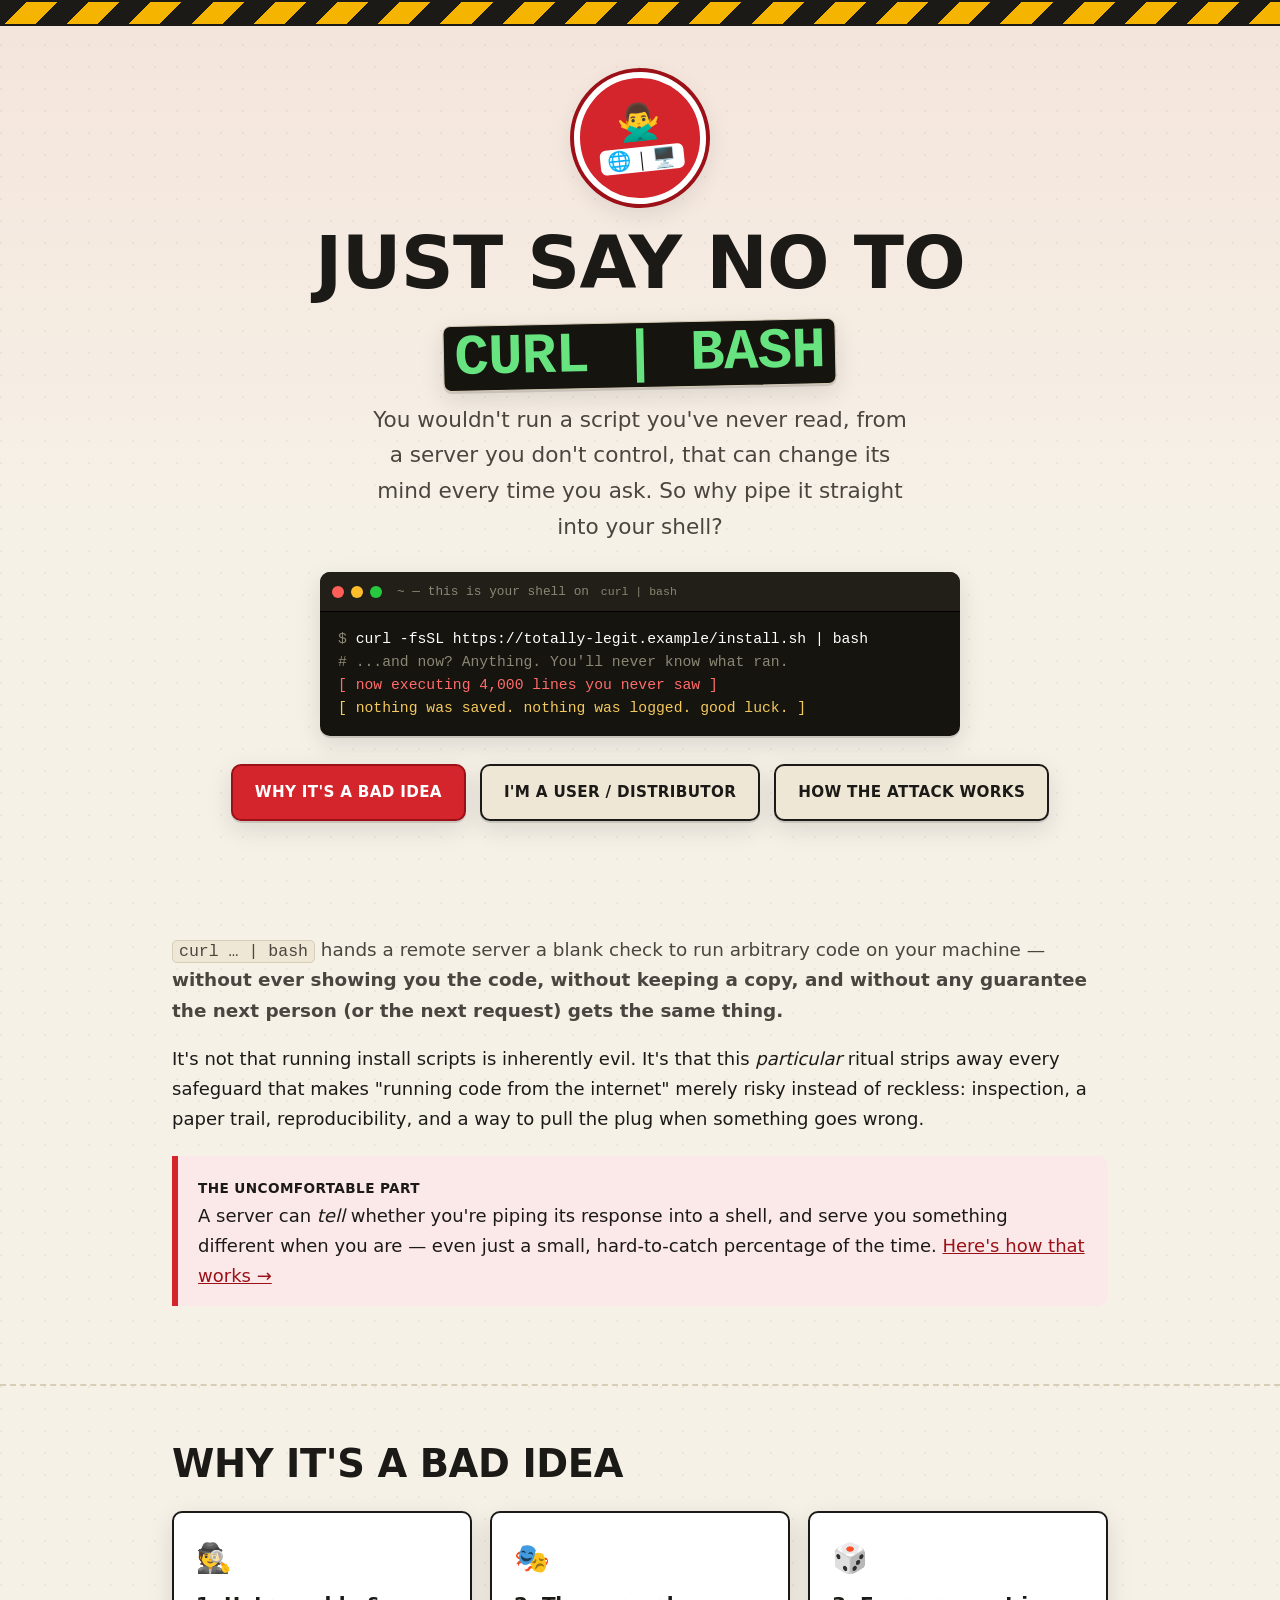
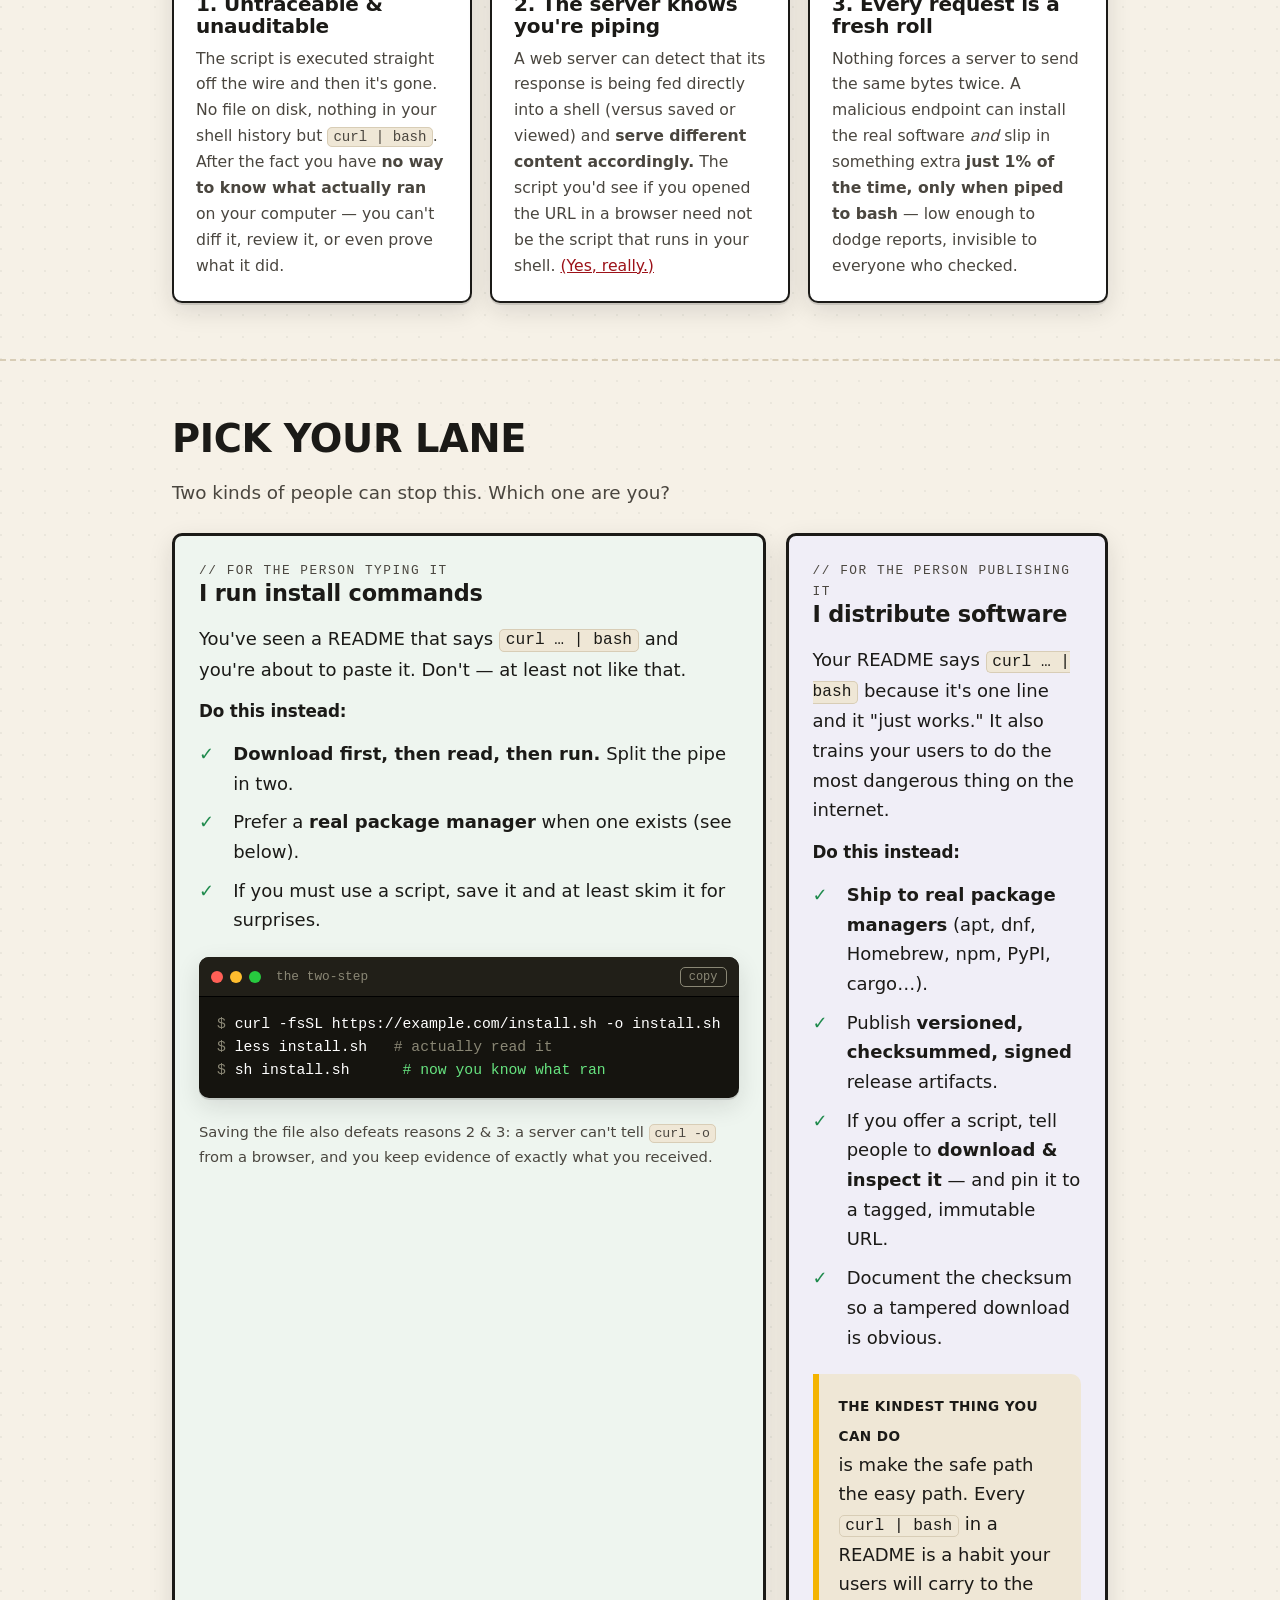
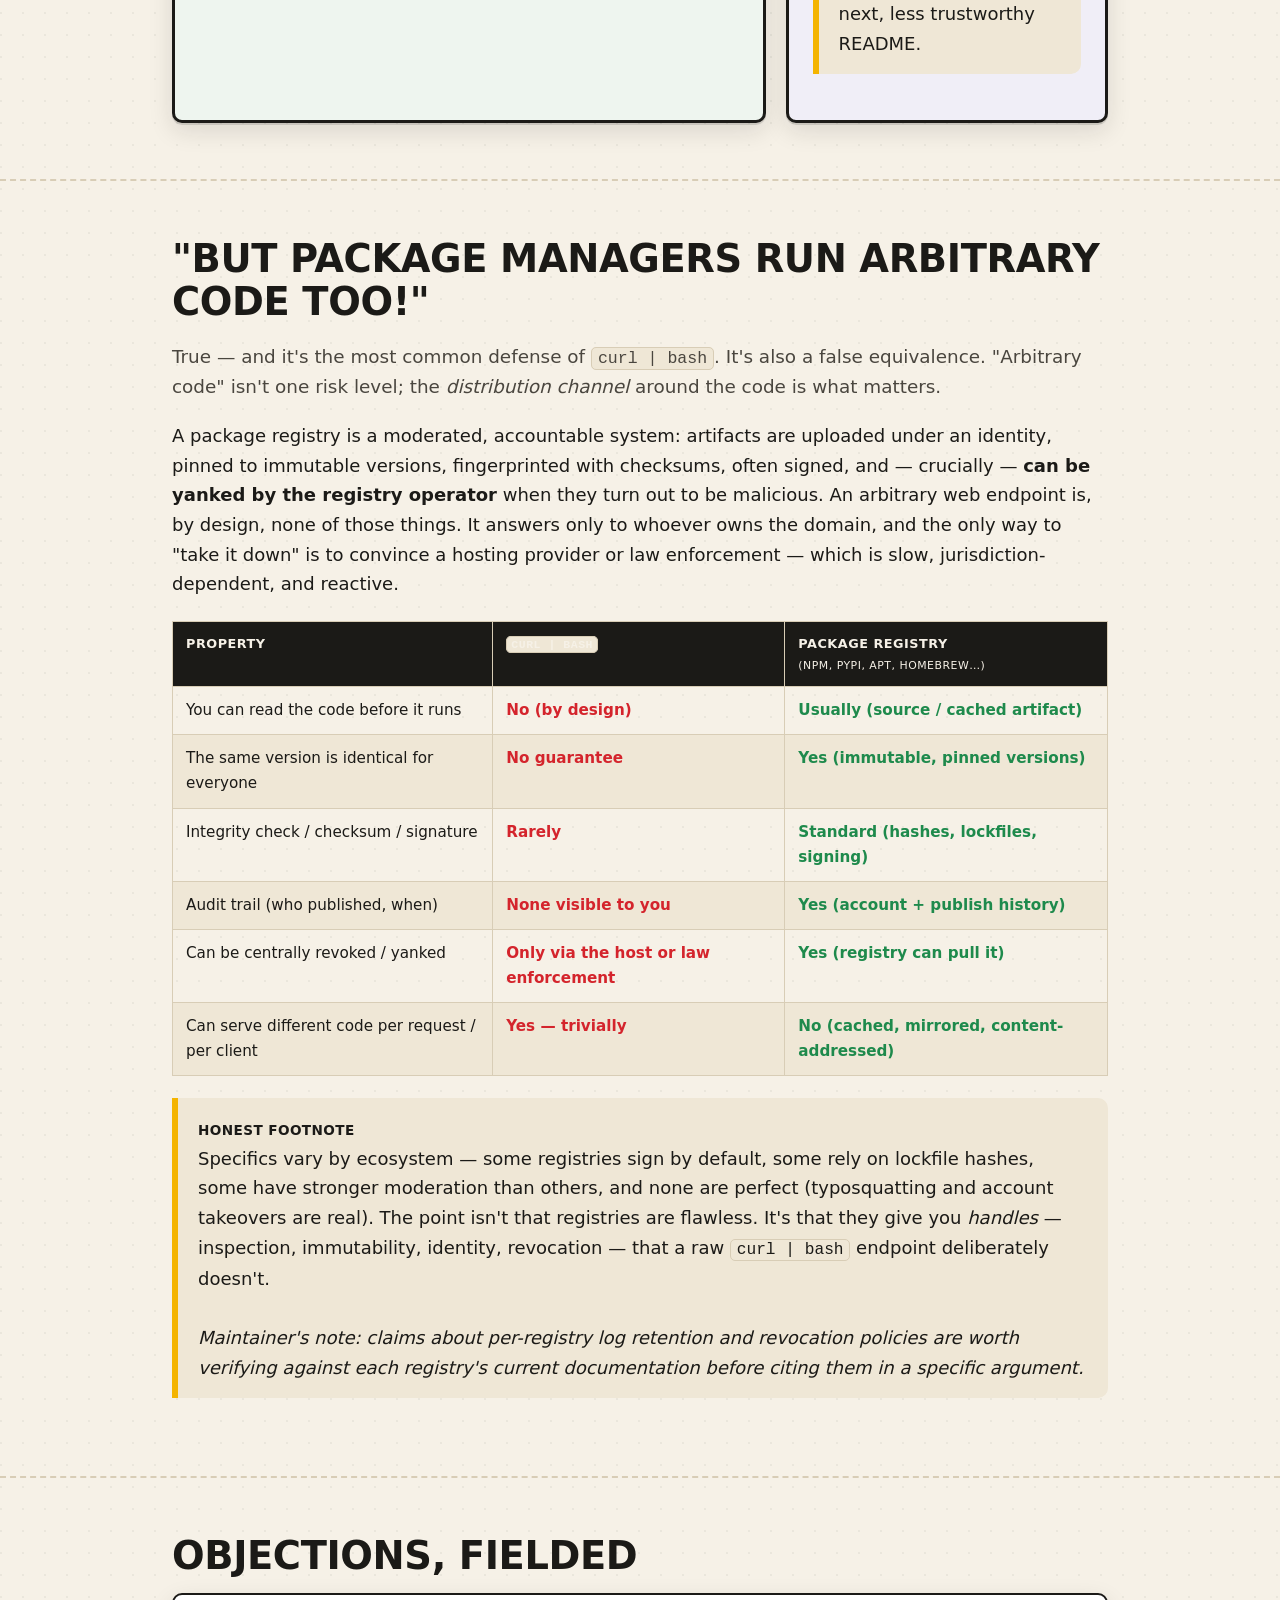
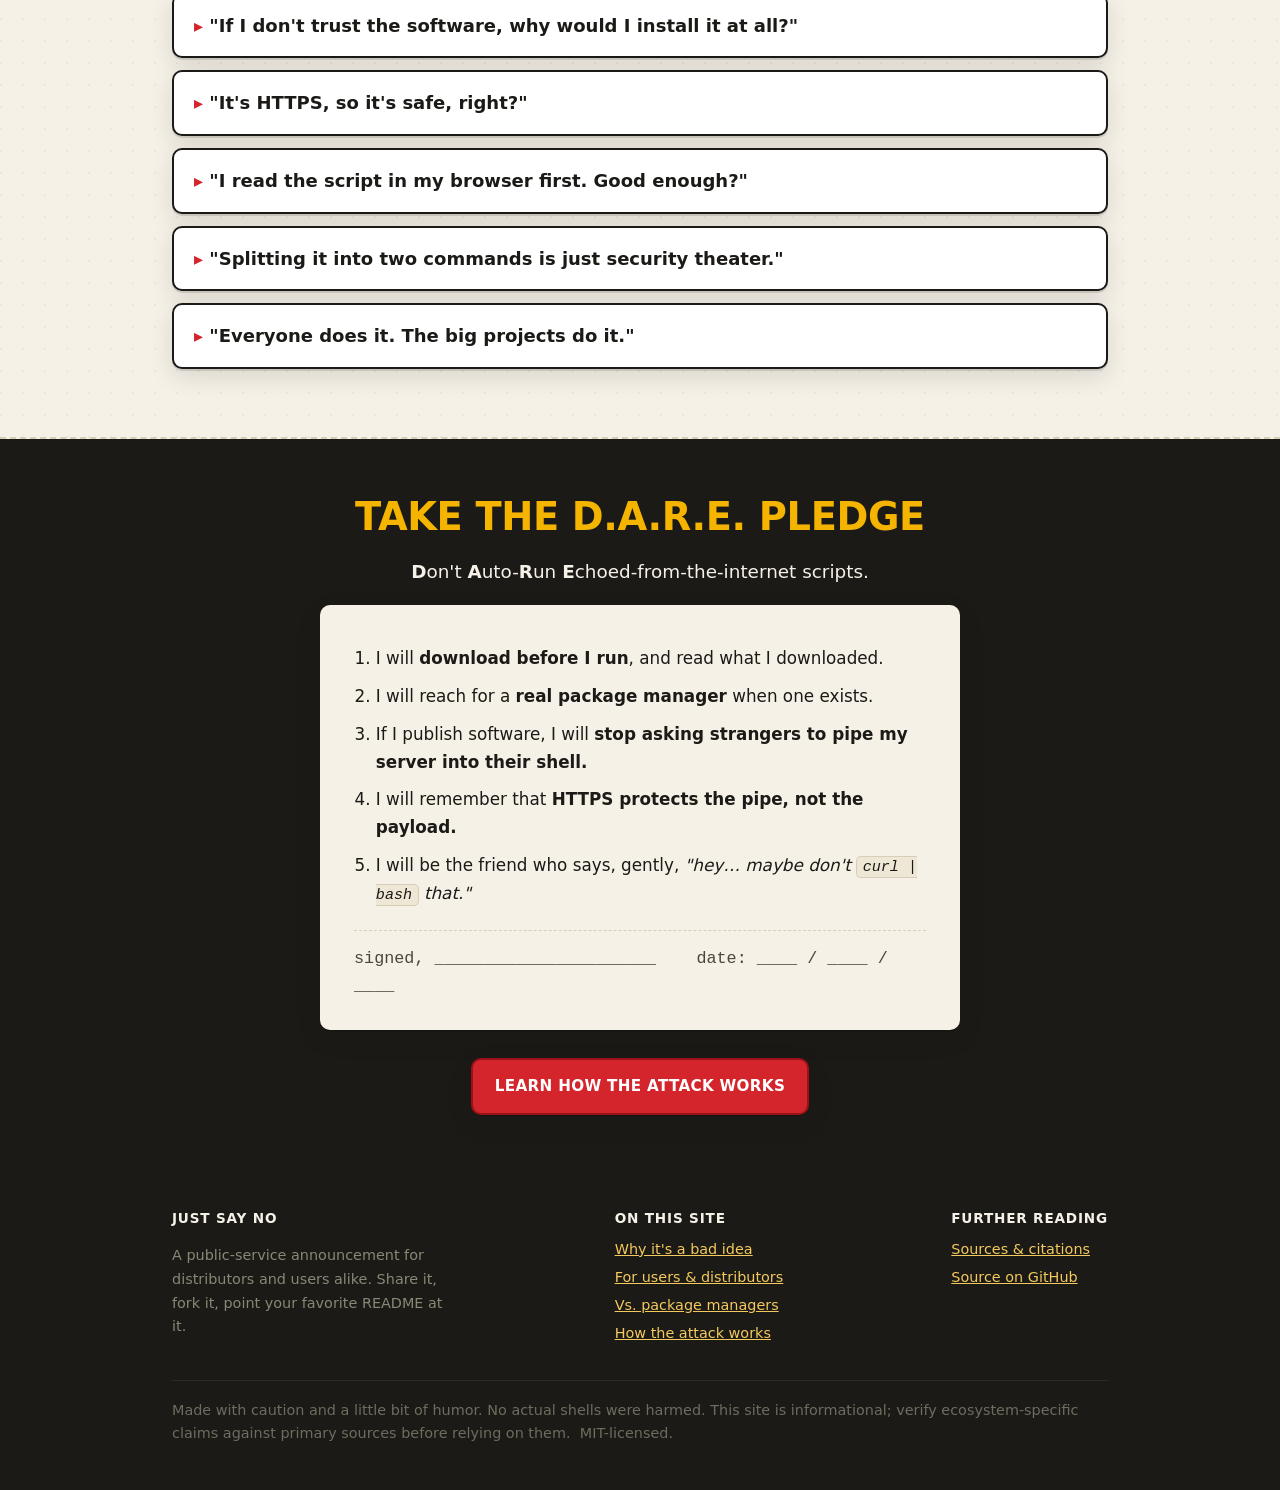
<file: index.html>
<!doctype html>
<html lang="en">
  <head>
    <meta charset="utf-8" />
    <meta name="viewport" content="width=device-width, initial-scale=1" />
    <title>Just Say No to `curl | bash`</title>
    <meta
      name="description"
      content="A friendly public-service announcement on why piping curl straight into bash is a bad idea — for the people who ask you to do it, and the people who do it."
    />
    <meta property="og:title" content="Just Say No to `curl | bash`" />
    <meta
      property="og:description"
      content="You wouldn't run a stranger's script sight-unseen. Don't curl | bash it either."
    />
    <meta property="og:type" content="website" />
    <link rel="stylesheet" href="assets/css/style.css" />
    <link
      rel="icon"
      href="data:image/svg+xml,<svg xmlns='http://www.w3.org/2000/svg' viewBox='0 0 16 16'><circle cx='8' cy='8' r='7' fill='%23d4242c'/><rect x='2.5' y='6.5' width='11' height='3' fill='white' transform='rotate(45 8 8)'/></svg>"
    />
  </head>
  <body>
    <a class="skip" href="#main">Skip to content</a>
    <div class="tape" role="presentation"></div>

    <!-- ============================ HERO ============================ -->
    <header class="hero">
      <div class="wrap">
        <div
          class="seal"
          role="img"
          aria-label="No piping the web straight into your shell"
        >
          <span class="seal-no">🙅‍♂️</span>
          <span class="seal-glyph">🌐｜🖥️</span>
        </div>
        <h1>Just Say No to<br /><code>curl&nbsp;|&nbsp;bash</code></h1>
        <p class="subtitle">
          You wouldn't run a script you've never read, from a server you don't control,
          that can change its mind every time you ask. So why pipe it straight into your
          shell?
        </p>

        <div class="term" style="max-width: 640px; margin: 28px auto">
          <div class="bar">
            <i class="r"></i><i class="y"></i><i class="g"></i
            ><span
              >~ — this is your shell on
              <code style="background: none; border: none; color: inherit"
                >curl | bash</code
              ></span
            >
          </div>
          <pre><span class="prompt">$</span> <span class="cmd">curl -fsSL https://totally-legit.example/install.sh | bash</span>
<span class="cmt"># ...and now? Anything. You'll never know what ran.</span>
<span class="bad">[ now executing 4,000 lines you never saw ]</span>
<span class="warn">[ nothing was saved. nothing was logged. good luck. ]</span></pre>
        </div>

        <div class="cta-row">
          <a class="btn primary" href="#why">Why it's a bad idea</a>
          <a class="btn" href="#paths">I'm a user / distributor</a>
          <a class="btn" href="how-it-works.html">How the attack works</a>
        </div>
      </div>
    </header>

    <main id="main">
      <!-- ============================ INTRO ============================ -->
      <section class="intro">
        <div class="wrap">
          <p class="lead">
            <code>curl … | bash</code> hands a remote server a blank check to run
            arbitrary code on your machine —
            <strong
              >without ever showing you the code, without keeping a copy, and without any
              guarantee the next person (or the next request) gets the same thing.</strong
            >
          </p>
          <p>
            It's not that running install scripts is inherently evil. It's that this
            <em>particular</em> ritual strips away every safeguard that makes "running
            code from the internet" merely risky instead of reckless: inspection, a paper
            trail, reproducibility, and a way to pull the plug when something goes wrong.
          </p>
          <div class="callout danger">
            <strong>The uncomfortable part</strong><br />
            A server can <em>tell</em> whether you're piping its response into a shell,
            and serve you something different when you are — even just a small,
            hard-to-catch percentage of the time.
            <a href="how-it-works.html">Here's how that works →</a>
          </div>
        </div>
      </section>

      <!-- ============================ THREE REASONS ============================ -->
      <section id="why">
        <div class="wrap">
          <h2>Why it's a bad idea</h2>
          <div class="cards">
            <article class="card">
              <div class="icon" aria-hidden="true">🕵️</div>
              <h3>1. Untraceable &amp; unauditable</h3>
              <p>
                The script is executed straight off the wire and then it's gone. No file
                on disk, nothing in your shell history but
                <code>curl | bash</code>. After the fact you have
                <strong>no way to know what actually ran</strong> on your computer — you
                can't diff it, review it, or even prove what it did.
              </p>
            </article>
            <article class="card">
              <div class="icon" aria-hidden="true">🎭</div>
              <h3>2. The server knows you're piping</h3>
              <p>
                A web server can detect that its response is being fed directly into a
                shell (versus saved or viewed) and
                <strong>serve different content accordingly.</strong> The script you'd see
                if you opened the URL in a browser need not be the script that runs in
                your shell.
                <a href="how-it-works.html">(Yes, really.)</a>
              </p>
            </article>
            <article class="card">
              <div class="icon" aria-hidden="true">🎲</div>
              <h3>3. Every request is a fresh roll</h3>
              <p>
                Nothing forces a server to send the same bytes twice. A malicious endpoint
                can install the real software <em>and</em> slip in something extra
                <strong>just 1% of the time, only when piped to bash</strong> — low enough
                to dodge reports, invisible to everyone who checked.
              </p>
            </article>
          </div>
        </div>
      </section>

      <!-- ============================ AUDIENCE PATHS ============================ -->
      <section id="paths">
        <div class="wrap">
          <h2>Pick your lane</h2>
          <p class="lead">Two kinds of people can stop this. Which one are you?</p>
          <div class="paths">
            <div class="path users">
              <div class="who">// for the person typing it</div>
              <h3>I run install commands</h3>
              <p>
                You've seen a README that says <code>curl … | bash</code> and you're about
                to paste it. Don't — at least not like that.
              </p>
              <h3 style="font-size: 1.05rem">Do this instead:</h3>
              <ul class="checks">
                <li>
                  <strong>Download first, then read, then run.</strong> Split the pipe in
                  two.
                </li>
                <li>
                  Prefer a <strong>real package manager</strong> when one exists (see
                  below).
                </li>
                <li>
                  If you must use a script, save it and at least skim it for surprises.
                </li>
              </ul>
              <div class="term">
                <div class="bar">
                  <i class="r"></i><i class="y"></i><i class="g"></i
                  ><span>the two-step</span>
                  <button
                    class="copy"
                    data-copy="curl -fsSL https://example.com/install.sh -o install.sh&#10;less install.sh   # actually read it&#10;sh install.sh"
                  >
                    copy
                  </button>
                </div>
                <pre><span class="prompt">$</span> <span class="cmd">curl -fsSL https://example.com/install.sh -o install.sh</span>
<span class="prompt">$</span> <span class="cmd">less install.sh</span>   <span class="cmt"># actually read it</span>
<span class="prompt">$</span> <span class="cmd">sh install.sh</span>      <span class="ok"># now you know what ran</span></pre>
              </div>
              <p style="font-size: 0.92rem; color: var(--ink-soft)">
                Saving the file also defeats reasons&nbsp;2 &amp; 3: a server can't tell
                <code>curl -o</code> from a browser, and you keep evidence of exactly what
                you received.
              </p>
            </div>

            <div class="path distros">
              <div class="who">// for the person publishing it</div>
              <h3>I distribute software</h3>
              <p>
                Your README says <code>curl … | bash</code> because it's one line and it
                "just works." It also trains your users to do the most dangerous thing on
                the internet.
              </p>
              <h3 style="font-size: 1.05rem">Do this instead:</h3>
              <ul class="checks">
                <li>
                  <strong>Ship to real package managers</strong> (apt, dnf, Homebrew, npm,
                  PyPI, cargo…).
                </li>
                <li>
                  Publish <strong>versioned, checksummed, signed</strong> release
                  artifacts.
                </li>
                <li>
                  If you offer a script, tell people to
                  <strong>download &amp; inspect it</strong> — and pin it to a tagged,
                  immutable URL.
                </li>
                <li>Document the checksum so a tampered download is obvious.</li>
              </ul>
              <div class="callout">
                <strong>The kindest thing you can do</strong><br />
                is make the safe path the easy path. Every <code>curl | bash</code> in a
                README is a habit your users will carry to the next, less trustworthy
                README.
              </div>
            </div>
          </div>
        </div>
      </section>

      <!-- ============================ ALTERNATIVES / REBUTTAL ============================ -->
      <section id="alternatives">
        <div class="wrap">
          <h2>"But package managers run arbitrary code too!"</h2>
          <p class="lead">
            True — and it's the most common defense of <code>curl | bash</code>. It's also
            a false equivalence. "Arbitrary code" isn't one risk level; the
            <em>distribution channel</em> around the code is what matters.
          </p>
          <p>
            A package registry is a moderated, accountable system: artifacts are uploaded
            under an identity, pinned to immutable versions, fingerprinted with checksums,
            often signed, and — crucially —
            <strong>can be yanked by the registry operator</strong> when they turn out to
            be malicious. An arbitrary web endpoint is, by design, none of those things.
            It answers only to whoever owns the domain, and the only way to "take it down"
            is to convince a hosting provider or law enforcement — which is slow,
            jurisdiction-dependent, and reactive.
          </p>

          <table class="cmp">
            <thead>
              <tr>
                <th>Property</th>
                <th><code>curl | bash</code></th>
                <th>
                  Package registry<br /><span style="font-weight: 400; font-size: 0.85em"
                    >(npm, PyPI, apt, Homebrew…)</span
                  >
                </th>
              </tr>
            </thead>
            <tbody>
              <tr>
                <td>You can read the code before it runs</td>
                <td class="no">No (by design)</td>
                <td class="yes">Usually (source / cached artifact)</td>
              </tr>
              <tr>
                <td>The same version is identical for everyone</td>
                <td class="no">No guarantee</td>
                <td class="yes">Yes (immutable, pinned versions)</td>
              </tr>
              <tr>
                <td>Integrity check / checksum / signature</td>
                <td class="no">Rarely</td>
                <td class="yes">Standard (hashes, lockfiles, signing)</td>
              </tr>
              <tr>
                <td>Audit trail (who published, when)</td>
                <td class="no">None visible to you</td>
                <td class="yes">Yes (account + publish history)</td>
              </tr>
              <tr>
                <td>Can be centrally revoked / yanked</td>
                <td class="no">Only via the host or law enforcement</td>
                <td class="yes">Yes (registry can pull it)</td>
              </tr>
              <tr>
                <td>Can serve different code per request / per client</td>
                <td class="no">Yes — trivially</td>
                <td class="yes">No (cached, mirrored, content-addressed)</td>
              </tr>
            </tbody>
          </table>

          <div class="callout">
            <strong>Honest footnote</strong><br />
            Specifics vary by ecosystem — some registries sign by default, some rely on
            lockfile hashes, some have stronger moderation than others, and none are
            perfect (typosquatting and account takeovers are real). The point isn't that
            registries are flawless. It's that they give you
            <em>handles</em> — inspection, immutability, identity, revocation — that a raw
            <code>curl | bash</code> endpoint deliberately doesn't. <br /><br />
            <em
              >Maintainer's note: claims about per-registry log retention and revocation
              policies are worth verifying against each registry's current documentation
              before citing them in a specific argument.</em
            >
          </div>
        </div>
      </section>

      <!-- ============================ FAQ ============================ -->
      <section id="faq" class="faq">
        <div class="wrap">
          <h2>Objections, fielded</h2>

          <details>
            <summary>
              "If I don't trust the software, why would I install it at all?"
            </summary>
            <p>
              Trust isn't binary. You can trust a project's intentions and still want
              defenses against a compromised server, a hijacked domain, a
              man-in-the-middle, or a malicious mirror. Reading the script and keeping a
              copy protects you even when the <em>author</em> is perfectly trustworthy but
              their <em>infrastructure</em> isn't.
            </p>
          </details>

          <details>
            <summary>"It's HTTPS, so it's safe, right?"</summary>
            <p>
              HTTPS protects the bytes <em>in transit</em>. It says nothing about whether
              the server itself is honest, compromised, or serving you a different payload
              than it served the reviewer down the hall. TLS authenticates the pipe, not
              the contents.
            </p>
          </details>

          <details>
            <summary>"I read the script in my browser first. Good enough?"</summary>
            <p>
              Not quite. The bytes your browser fetched and the bytes your shell executes
              are two separate requests to a server that's free to answer them differently
              — including based on whether the second one looks like it's being piped into
              bash.
              <a href="how-it-works.html">See how a server can tell →</a> Download the
              exact file once and run <em>that</em> file.
            </p>
          </details>

          <details>
            <summary>"Splitting it into two commands is just security theater."</summary>
            <p>
              It's modest, but it's real. Saving to a file means the server sees an
              ordinary download it can't distinguish from a browser, you get an artifact
              you can inspect and re-inspect, and you can compare it to a published
              checksum. That defeats two of the three problems on this page outright.
            </p>
          </details>

          <details>
            <summary>"Everyone does it. The big projects do it."</summary>
            <p>
              They do, and that's exactly why it's worth pushing back — popularity is what
              normalizes the habit. Plenty of those same projects <em>also</em>
              ship to real package managers and publish signed releases. Use those.
            </p>
          </details>
        </div>
      </section>

      <!-- ============================ THE PLEDGE ============================ -->
      <section class="pledge">
        <div class="wrap">
          <h2>Take the D.A.R.E. pledge</h2>
          <p class="lead" style="color: var(--paper)">
            <strong>D</strong>on't <strong>A</strong>uto-<strong>R</strong>un
            <strong>E</strong>choed-from-the-internet scripts.
          </p>
          <div class="scroll">
            <ol>
              <li>
                I will <strong>download before I run</strong>, and read what I downloaded.
              </li>
              <li>
                I will reach for a <strong>real package manager</strong> when one exists.
              </li>
              <li>
                If I publish software, I will
                <strong>stop asking strangers to pipe my server into their shell.</strong>
              </li>
              <li>
                I will remember that
                <strong>HTTPS protects the pipe, not the payload.</strong>
              </li>
              <li>
                I will be the friend who says, gently,
                <em>"hey… maybe don't <code>curl | bash</code> that."</em>
              </li>
            </ol>
            <div class="sign">
              signed, ______________________ &nbsp;&nbsp; date: ____ / ____ / ____
            </div>
          </div>
          <div class="cta-row">
            <a class="btn primary" href="how-it-works.html">Learn how the attack works</a>
          </div>
        </div>
      </section>
    </main>

    <!-- ============================ FOOTER ============================ -->
    <footer>
      <div class="wrap">
        <div class="cols">
          <div>
            <h4>Just Say No</h4>
            <p style="max-width: 30ch">
              A public-service announcement for distributors and users alike. Share it,
              fork it, point your favorite README at it.
            </p>
          </div>
          <div>
            <h4>On this site</h4>
            <ul>
              <li><a href="#why">Why it's a bad idea</a></li>
              <li><a href="#paths">For users &amp; distributors</a></li>
              <li><a href="#alternatives">Vs. package managers</a></li>
              <li><a href="how-it-works.html">How the attack works</a></li>
            </ul>
          </div>
          <div>
            <h4>Further reading</h4>
            <ul>
              <li><a href="how-it-works.html#sources">Sources &amp; citations</a></li>
              <li>
                <a href="https://github.com/vergenzt/just-say-no-to-curl-pipe-bash"
                  >Source on GitHub</a
                >
              </li>
            </ul>
          </div>
        </div>
        <p class="fine">
          Made with caution and a little bit of humor. No actual shells were harmed. This
          site is informational; verify ecosystem-specific claims against primary sources
          before relying on them. &nbsp;MIT-licensed.
        </p>
      </div>
    </footer>

    <script src="assets/js/main.js" defer></script>
  </body>
</html>
</file>
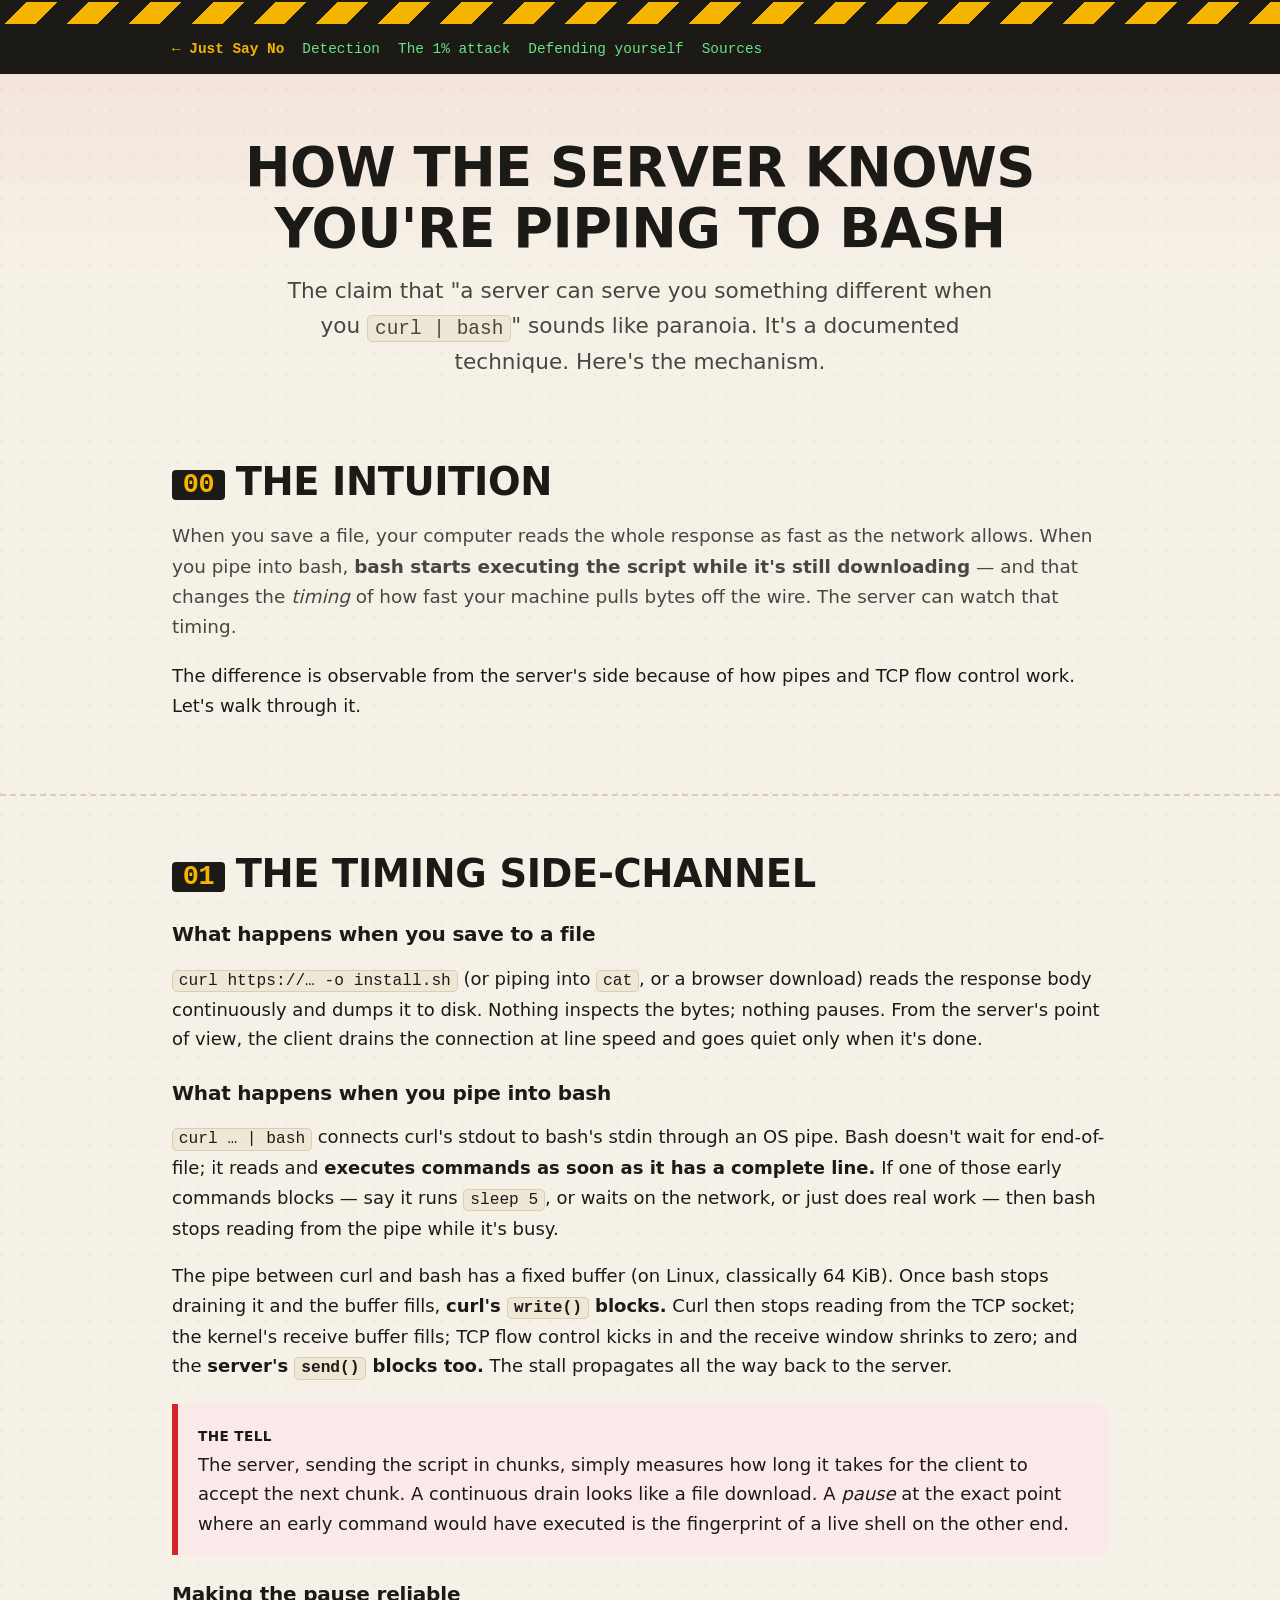
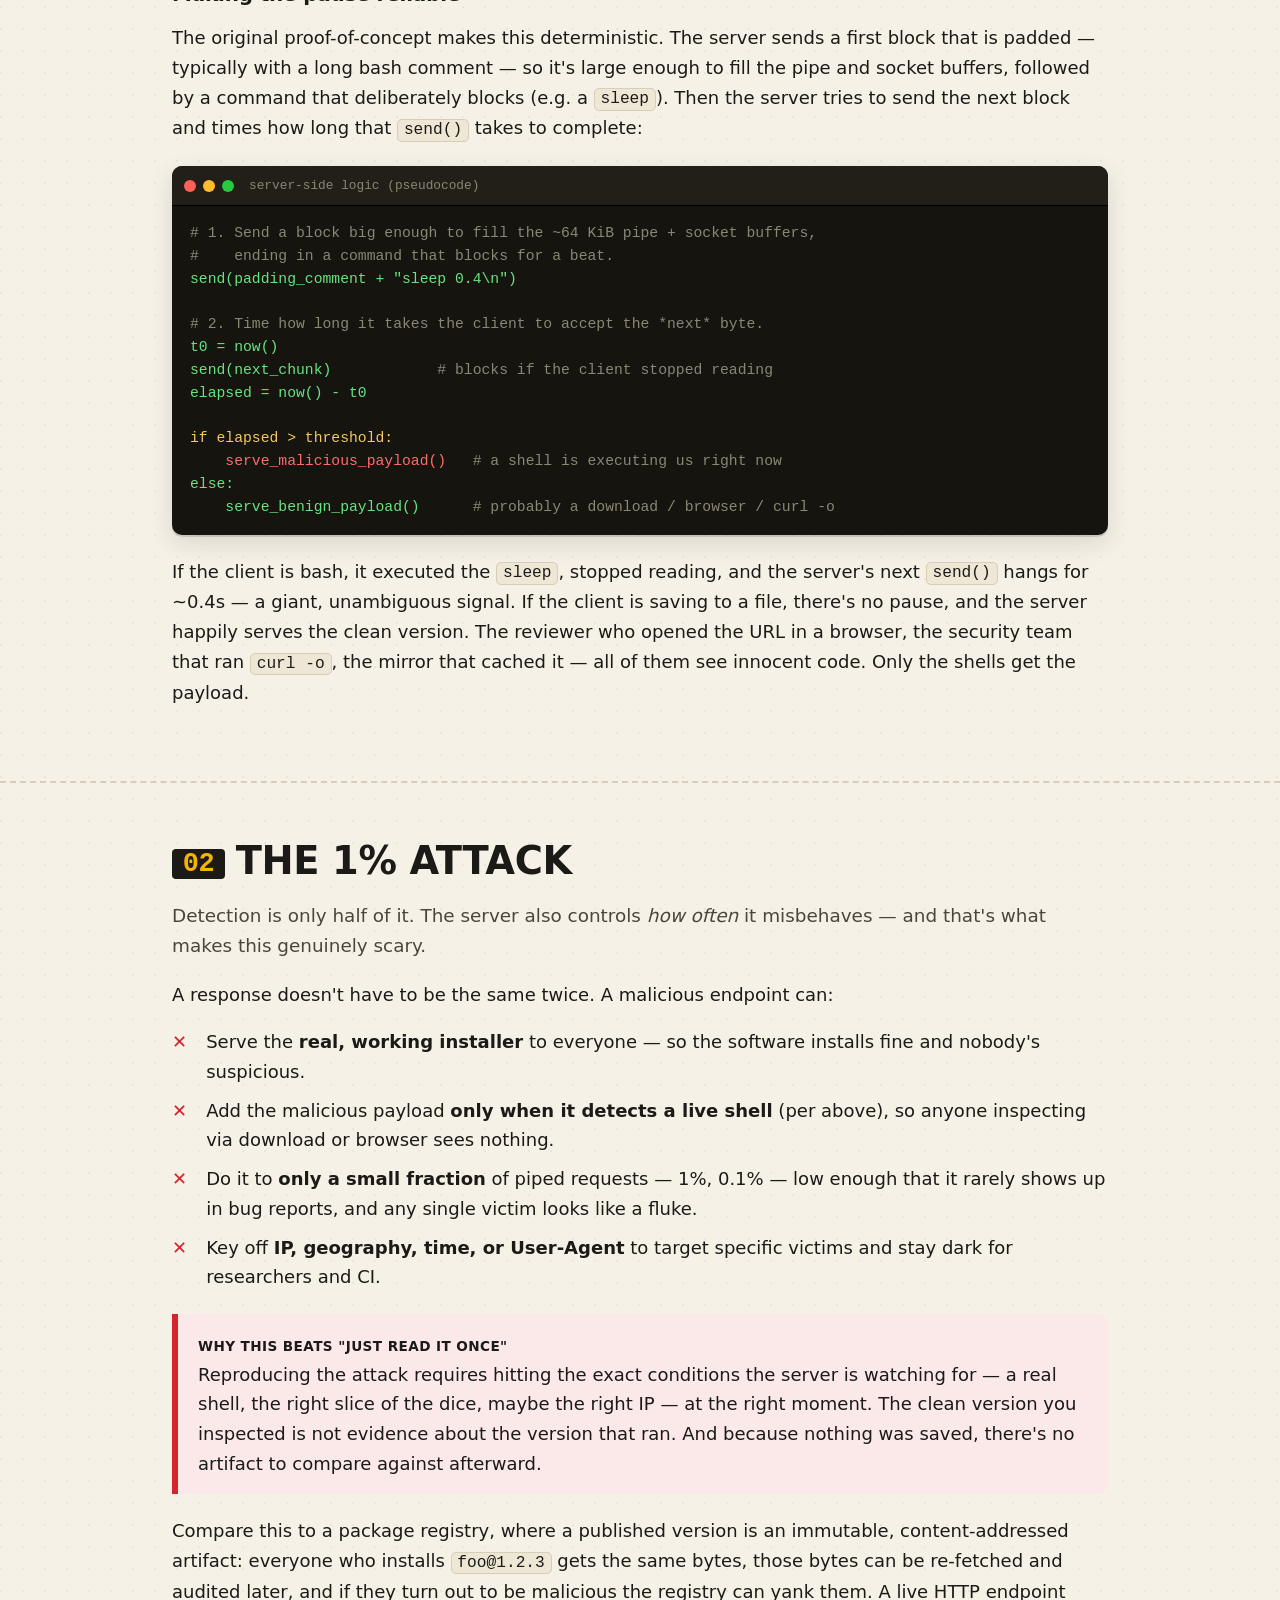
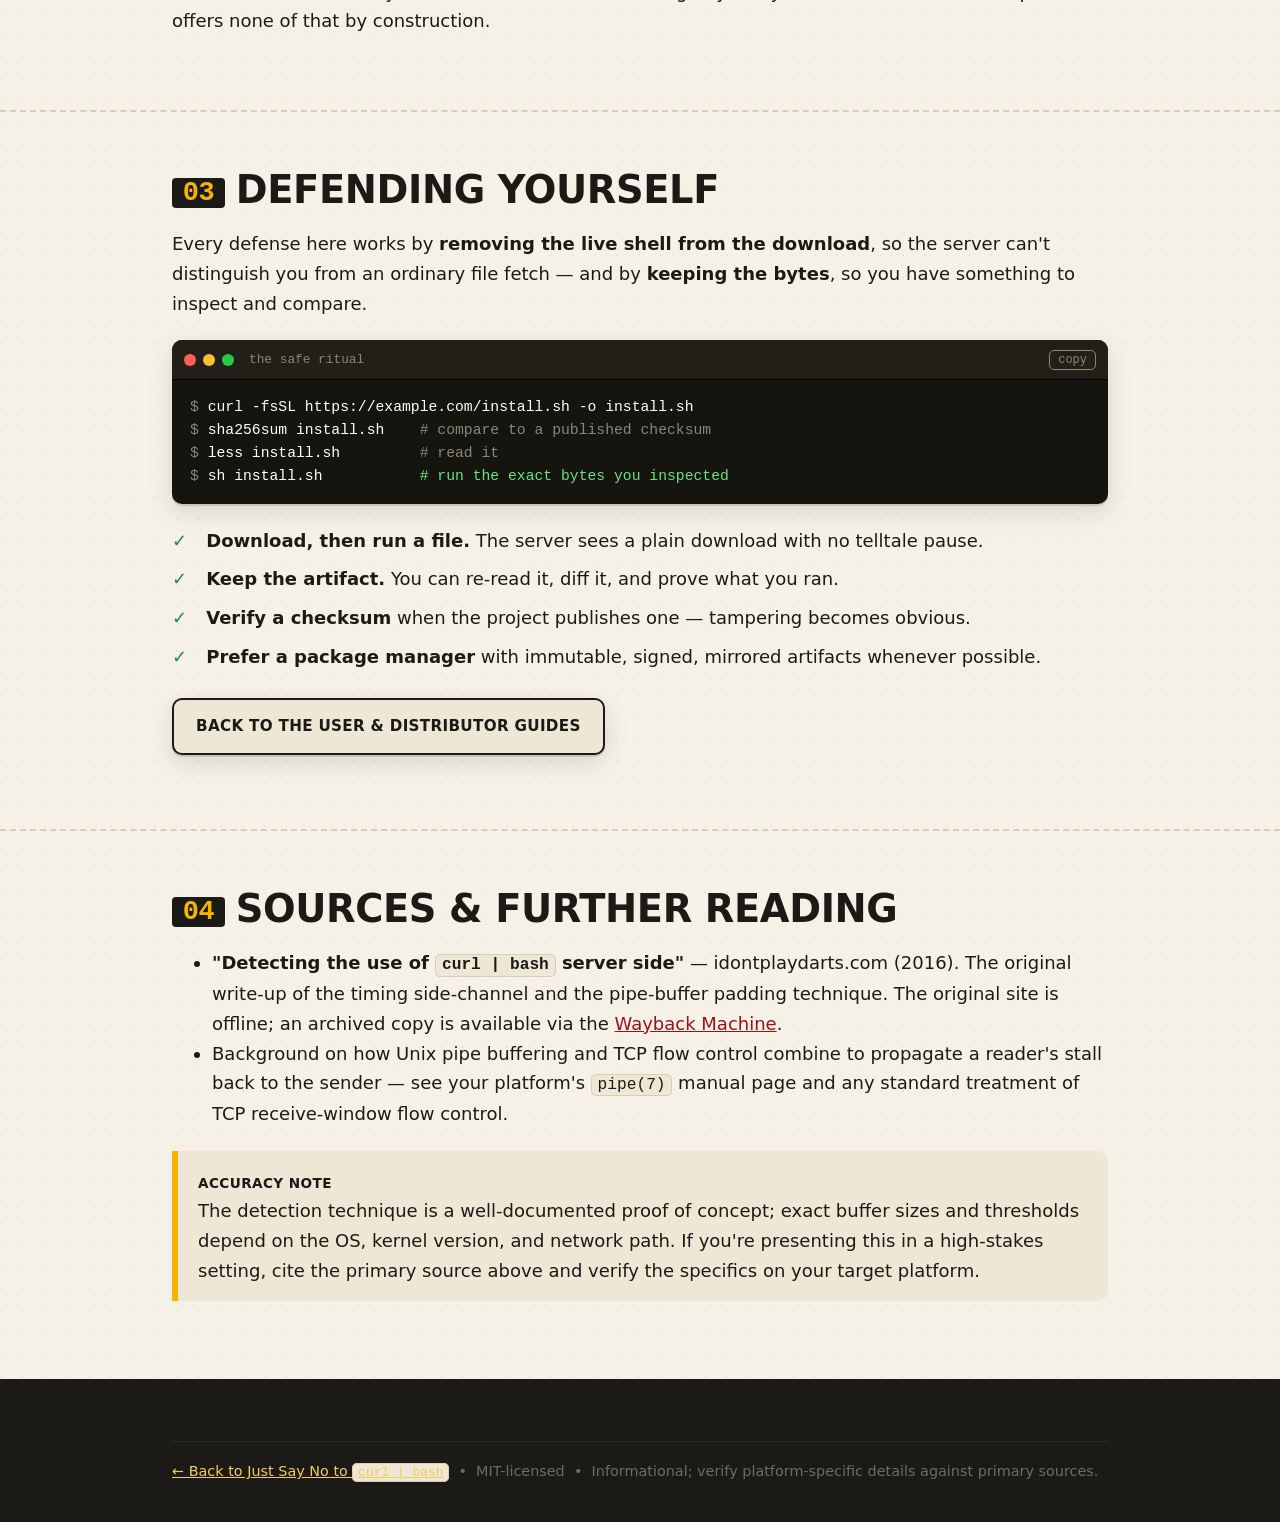
<file: how-it-works.html>
<!DOCTYPE html>
<html lang="en">
<head>
  <meta charset="utf-8">
  <meta name="viewport" content="width=device-width, initial-scale=1">
  <title>How a server detects curl | bash — Just Say No</title>
  <meta name="description" content="The technical explanation: how an HTTP server can detect that its response is being piped into bash, and serve malicious content only some of the time, only to shells.">
  <link rel="stylesheet" href="assets/css/style.css">
  <link rel="icon" href="data:image/svg+xml,<svg xmlns='http://www.w3.org/2000/svg' viewBox='0 0 16 16'><circle cx='8' cy='8' r='7' fill='%23d4242c'/><rect x='2.5' y='6.5' width='11' height='3' fill='white' transform='rotate(45 8 8)'/></svg>">
</head>
<body>
  <a class="skip" href="#main">Skip to content</a>
  <div class="tape" role="presentation"></div>

  <nav class="subnav">
    <div class="wrap">
      <a class="home" href="index.html">← Just Say No</a>
      <a href="#detect">Detection</a>
      <a href="#probabilistic">The 1% attack</a>
      <a href="#defense">Defending yourself</a>
      <a href="#sources">Sources</a>
    </div>
  </nav>

  <header class="hero" style="padding-bottom:24px">
    <div class="wrap">
      <h1 style="font-size:clamp(2rem,6vw,3.4rem)">How the server knows<br>you're piping to bash</h1>
      <p class="subtitle" style="max-width:52ch">
        The claim that "a server can serve you something different when you
        <code>curl | bash</code>" sounds like paranoia. It's a documented technique.
        Here's the mechanism.
      </p>
    </div>
  </header>

  <main id="main">

    <!-- ============================ THE INTUITION ============================ -->
    <section>
      <div class="wrap">
        <h2><span class="num">00</span>The intuition</h2>
        <p class="lead">
          When you save a file, your computer reads the whole response as fast as
          the network allows. When you pipe into bash, <strong>bash starts
          executing the script while it's still downloading</strong> — and that
          changes the <em>timing</em> of how fast your machine pulls bytes off the
          wire. The server can watch that timing.
        </p>
        <p>
          The difference is observable from the server's side because of how
          pipes and TCP flow control work. Let's walk through it.
        </p>
      </div>
    </section>

    <!-- ============================ DETECTION ============================ -->
    <section id="detect">
      <div class="wrap">
        <h2><span class="num">01</span>The timing side-channel</h2>

        <h3>What happens when you save to a file</h3>
        <p>
          <code>curl https://… -o install.sh</code> (or piping into <code>cat</code>,
          or a browser download) reads the response body continuously and dumps it
          to disk. Nothing inspects the bytes; nothing pauses. From the server's
          point of view, the client drains the connection at line speed and goes
          quiet only when it's done.
        </p>

        <h3>What happens when you pipe into bash</h3>
        <p>
          <code>curl … | bash</code> connects curl's stdout to bash's stdin through
          an OS pipe. Bash doesn't wait for end-of-file; it reads and
          <strong>executes commands as soon as it has a complete line.</strong> If
          one of those early commands blocks — say it runs <code>sleep 5</code>, or
          waits on the network, or just does real work — then bash stops reading
          from the pipe while it's busy.
        </p>
        <p>
          The pipe between curl and bash has a fixed buffer (on Linux, classically
          64&nbsp;KiB). Once bash stops draining it and the buffer fills,
          <strong>curl's <code>write()</code> blocks.</strong> Curl then stops
          reading from the TCP socket; the kernel's receive buffer fills; TCP flow
          control kicks in and the receive window shrinks to zero; and the
          <strong>server's <code>send()</code> blocks too.</strong> The stall
          propagates all the way back to the server.
        </p>

        <div class="callout danger">
          <strong>The tell</strong><br>
          The server, sending the script in chunks, simply measures how long it
          takes for the client to accept the next chunk. A continuous drain looks
          like a file download. A <em>pause</em> at the exact point where an early
          command would have executed is the fingerprint of a live shell on the
          other end.
        </div>

        <h3>Making the pause reliable</h3>
        <p>
          The original proof-of-concept makes this deterministic. The server sends
          a first block that is padded — typically with a long bash comment — so
          it's large enough to fill the pipe and socket buffers, followed by a
          command that deliberately blocks (e.g. a <code>sleep</code>). Then the
          server tries to send the next block and times how long that
          <code>send()</code> takes to complete:
        </p>

        <div class="term">
          <div class="bar"><i class="r"></i><i class="y"></i><i class="g"></i><span>server-side logic (pseudocode)</span></div>
          <pre><span class="cmt"># 1. Send a block big enough to fill the ~64 KiB pipe + socket buffers,</span>
<span class="cmt">#    ending in a command that blocks for a beat.</span>
send(padding_comment + "sleep 0.4\n")

<span class="cmt"># 2. Time how long it takes the client to accept the *next* byte.</span>
t0 = now()
send(next_chunk)            <span class="cmt"># blocks if the client stopped reading</span>
elapsed = now() - t0

<span class="warn">if elapsed &gt; threshold:</span>
    <span class="bad">serve_malicious_payload()</span>   <span class="cmt"># a shell is executing us right now</span>
<span class="ok">else:</span>
    <span class="ok">serve_benign_payload()</span>      <span class="cmt"># probably a download / browser / curl -o</span></pre>
        </div>

        <p>
          If the client is bash, it executed the <code>sleep</code>, stopped
          reading, and the server's next <code>send()</code> hangs for ~0.4s — a
          giant, unambiguous signal. If the client is saving to a file, there's no
          pause, and the server happily serves the clean version. The reviewer who
          opened the URL in a browser, the security team that ran
          <code>curl -o</code>, the mirror that cached it — all of them see
          innocent code. Only the shells get the payload.
        </p>
      </div>
    </section>

    <!-- ============================ PROBABILISTIC ============================ -->
    <section id="probabilistic">
      <div class="wrap">
        <h2><span class="num">02</span>The 1% attack</h2>
        <p class="lead">
          Detection is only half of it. The server also controls <em>how often</em>
          it misbehaves — and that's what makes this genuinely scary.
        </p>
        <p>
          A response doesn't have to be the same twice. A malicious endpoint can:
        </p>
        <ul class="crosses">
          <li>Serve the <strong>real, working installer</strong> to everyone — so the software installs fine and nobody's suspicious.</li>
          <li>Add the malicious payload <strong>only when it detects a live shell</strong> (per above), so anyone inspecting via download or browser sees nothing.</li>
          <li>Do it to <strong>only a small fraction</strong> of piped requests — 1%, 0.1% — low enough that it rarely shows up in bug reports, and any single victim looks like a fluke.</li>
          <li>Key off <strong>IP, geography, time, or User-Agent</strong> to target specific victims and stay dark for researchers and CI.</li>
        </ul>

        <div class="callout danger">
          <strong>Why this beats "just read it once"</strong><br>
          Reproducing the attack requires hitting the exact conditions the server
          is watching for — a real shell, the right slice of the dice, maybe the
          right IP — at the right moment. The clean version you inspected is not
          evidence about the version that ran. And because nothing was saved,
          there's no artifact to compare against afterward.
        </div>

        <p>
          Compare this to a package registry, where a published version is an
          immutable, content-addressed artifact: everyone who installs
          <code>foo@1.2.3</code> gets the same bytes, those bytes can be re-fetched
          and audited later, and if they turn out to be malicious the registry can
          yank them. A live HTTP endpoint offers none of that by construction.
        </p>
      </div>
    </section>

    <!-- ============================ DEFENSE ============================ -->
    <section id="defense">
      <div class="wrap">
        <h2><span class="num">03</span>Defending yourself</h2>
        <p>
          Every defense here works by <strong>removing the live shell from the
          download</strong>, so the server can't distinguish you from an ordinary
          file fetch — and by <strong>keeping the bytes</strong>, so you have
          something to inspect and compare.
        </p>

        <div class="term">
          <div class="bar"><i class="r"></i><i class="y"></i><i class="g"></i><span>the safe ritual</span>
            <button class="copy" data-copy="curl -fsSL https://example.com/install.sh -o install.sh&#10;sha256sum install.sh    # compare to a published checksum&#10;less install.sh         # read it&#10;sh install.sh           # run the exact bytes you inspected">copy</button>
          </div>
          <pre><span class="prompt">$</span> <span class="cmd">curl -fsSL https://example.com/install.sh -o install.sh</span>
<span class="prompt">$</span> <span class="cmd">sha256sum install.sh</span>    <span class="cmt"># compare to a published checksum</span>
<span class="prompt">$</span> <span class="cmd">less install.sh</span>         <span class="cmt"># read it</span>
<span class="prompt">$</span> <span class="cmd">sh install.sh</span>           <span class="ok"># run the exact bytes you inspected</span></pre>
        </div>

        <ul class="checks">
          <li><strong>Download, then run a file.</strong> The server sees a plain download with no telltale pause.</li>
          <li><strong>Keep the artifact.</strong> You can re-read it, diff it, and prove what you ran.</li>
          <li><strong>Verify a checksum</strong> when the project publishes one — tampering becomes obvious.</li>
          <li><strong>Prefer a package manager</strong> with immutable, signed, mirrored artifacts whenever possible.</li>
        </ul>

        <p style="margin-top:1.5em">
          <a class="btn" href="index.html#paths">Back to the user &amp; distributor guides</a>
        </p>
      </div>
    </section>

    <!-- ============================ SOURCES ============================ -->
    <section id="sources">
      <div class="wrap">
        <h2><span class="num">04</span>Sources &amp; further reading</h2>
        <ul>
          <li>
            <strong>"Detecting the use of <code>curl | bash</code> server side"</strong>
            — idontplaydarts.com (2016). The original write-up of the timing
            side-channel and the pipe-buffer padding technique. The original site
            is offline; an archived copy is available via the
            <a href="https://web.archive.org/web/20250622061208/http://idontplaydarts.com/2016/04/detecting-curl-pipe-bash-server-side/">Wayback Machine</a>.
          </li>
          <li>
            Background on how Unix pipe buffering and TCP flow control combine to
            propagate a reader's stall back to the sender — see your platform's
            <code>pipe(7)</code> manual page and any standard treatment of TCP
            receive-window flow control.
          </li>
        </ul>
        <div class="callout">
          <strong>Accuracy note</strong><br>
          The detection technique is a well-documented proof of concept; exact
          buffer sizes and thresholds depend on the OS, kernel version, and
          network path. If you're presenting this in a high-stakes setting, cite
          the primary source above and verify the specifics on your target
          platform.
        </div>
      </div>
    </section>

  </main>

  <footer>
    <div class="wrap">
      <p class="fine">
        <a href="index.html">← Back to Just Say No to <code style="color:inherit">curl | bash</code></a>
        &nbsp;•&nbsp; MIT-licensed &nbsp;•&nbsp; Informational; verify
        platform-specific details against primary sources.
      </p>
    </div>
  </footer>

  <script src="assets/js/main.js" defer></script>
</body>
</html>
</file>
<file: assets/css/style.css>
/* ==========================================================================
   Just Say No to `curl | bash`
   A single, dependency-free stylesheet. Retro public-service-announcement
   vibes (warm paper, red ribbon, warning tape) meets terminal green.
   ========================================================================== */

:root {
  --ink: #1b1a17;
  --ink-soft: #4a463f;
  --paper: #f6f1e7;
  --paper-2: #efe7d6;
  --red: #d4242c;
  --red-dark: #9c1118;
  --amber: #f4b400;
  --term-bg: #15140f;
  --term-green: #67e480;
  --term-amber: #f4c95d;
  --term-red: #ff6b6b;
  --term-dim: #8a8775;
  --good: #1e8a4c;
  --line: #d8cdb6;
  --shadow: 0 2px 0 rgba(0, 0, 0, 0.12), 0 8px 24px rgba(27, 26, 23, 0.12);
  --radius: 10px;
  --maxw: 980px;
  --mono:
    ui-monospace, "SF Mono", "Cascadia Code", "JetBrains Mono", Menlo, Consolas, monospace;
  --sans:
    ui-sans-serif, system-ui, -apple-system, "Segoe UI", Roboto, Helvetica, Arial,
    sans-serif;
}

* {
  box-sizing: border-box;
}

html {
  scroll-behavior: smooth;
}

body {
  margin: 0;
  font-family: var(--sans);
  color: var(--ink);
  background-color: var(--paper);
  background-image: radial-gradient(
    circle at 1px 1px,
    rgba(27, 26, 23, 0.05) 1px,
    transparent 0
  );
  background-size: 22px 22px;
  line-height: 1.65;
  font-size: 18px;
  -webkit-font-smoothing: antialiased;
}

/* ----- Skip link (a11y) ----- */
.skip {
  position: absolute;
  left: -9999px;
  top: 0;
  background: var(--ink);
  color: var(--paper);
  padding: 10px 16px;
  z-index: 100;
}
.skip:focus {
  left: 8px;
  top: 8px;
}

/* ----- Warning tape ----- */
.tape {
  height: 26px;
  background: repeating-linear-gradient(
    -45deg,
    var(--amber) 0 22px,
    var(--ink) 22px 44px
  );
  border-top: 2px solid var(--ink);
  border-bottom: 2px solid var(--ink);
}

/* ----- Layout ----- */
.wrap {
  max-width: var(--maxw);
  margin: 0 auto;
  padding: 0 22px;
}
section {
  padding: 56px 0;
  border-bottom: 2px dashed var(--line);
}
section:last-of-type {
  border-bottom: none;
}

a {
  color: var(--red-dark);
}
a:hover {
  color: var(--red);
}

h1,
h2,
h3 {
  line-height: 1.12;
  letter-spacing: -0.01em;
}
h2 {
  font-size: clamp(1.6rem, 4vw, 2.4rem);
  margin: 0 0 0.4em;
  text-transform: uppercase;
}
h2 .num {
  display: inline-block;
  background: var(--ink);
  color: var(--amber);
  font-family: var(--mono);
  font-size: 0.7em;
  padding: 0 0.4em;
  margin-right: 0.4em;
  border-radius: 4px;
  vertical-align: 0.12em;
}
h3 {
  font-size: 1.25rem;
  margin: 1.4em 0 0.4em;
}
.lead {
  font-size: 1.15rem;
  color: var(--ink-soft);
}

/* ----- Header / Hero ----- */
header.hero {
  background: linear-gradient(180deg, rgba(212, 36, 44, 0.06), rgba(212, 36, 44, 0) 60%);
  text-align: center;
  padding: 46px 0 40px;
  position: relative;
}
.hero h1 {
  font-size: clamp(2.3rem, 8vw, 4.6rem);
  margin: 18px 0 6px;
  text-transform: uppercase;
  font-weight: 900;
}
.hero h1 code {
  display: inline-block;
  background: var(--term-bg);
  color: var(--term-green);
  padding: 0 0.18em;
  border-radius: 8px;
  font-size: 0.78em;
  transform: rotate(-1.2deg);
  box-shadow: var(--shadow);
}
.hero .subtitle {
  font-size: clamp(1.05rem, 2.6vw, 1.35rem);
  color: var(--ink-soft);
  max-width: 40ch;
  margin: 0.6em auto 0;
}

/* ----- "Just Say No" seal ----- */
.seal {
  width: 132px;
  height: 132px;
  margin: 0 auto;
  border-radius: 50%;
  background: var(--red);
  display: flex;
  flex-direction: column;
  align-items: center;
  justify-content: center;
  gap: 8px;
  border: 6px solid #fff;
  box-shadow:
    0 0 0 4px var(--red-dark),
    var(--shadow);
  transform: rotate(-6deg);
  line-height: 1;
}
.seal .seal-no {
  font-size: 2.2rem;
}
.seal .seal-glyph {
  font-size: 1.2rem;
  letter-spacing: 0.04em;
  background: #fff;
  border-radius: 6px;
  padding: 3px 7px;
}

/* ----- Buttons ----- */
.cta-row {
  display: flex;
  gap: 14px;
  justify-content: center;
  flex-wrap: wrap;
  margin-top: 28px;
}
.btn {
  display: inline-block;
  font-weight: 800;
  text-decoration: none;
  padding: 14px 22px;
  border-radius: var(--radius);
  border: 2px solid var(--ink);
  background: var(--paper-2);
  color: var(--ink);
  box-shadow: var(--shadow);
  transition: transform 0.08s ease;
  text-transform: uppercase;
  font-size: 0.95rem;
  letter-spacing: 0.02em;
}
.btn:hover {
  transform: translateY(-2px);
  color: var(--ink);
}
.btn:active {
  transform: translateY(0);
}
.btn.primary {
  background: var(--red);
  color: #fff;
  border-color: var(--red-dark);
}
.btn.primary:hover {
  color: #fff;
}

/* ----- Terminal block ----- */
.term {
  background: var(--term-bg);
  border-radius: var(--radius);
  box-shadow: var(--shadow);
  overflow: hidden;
  margin: 22px 0;
  font-family: var(--mono);
  font-size: 0.92rem;
  text-align: left;
}
.term .bar {
  display: flex;
  align-items: center;
  gap: 7px;
  padding: 9px 12px;
  background: #211f18;
  border-bottom: 1px solid #000;
}
.term .bar i {
  width: 12px;
  height: 12px;
  border-radius: 50%;
  display: inline-block;
}
.term .bar .r {
  background: #ff5f56;
}
.term .bar .y {
  background: #ffbd2e;
}
.term .bar .g {
  background: #27c93f;
}
.term .bar span {
  margin-left: 8px;
  color: var(--term-dim);
  font-size: 0.8rem;
}
.term pre {
  margin: 0;
  padding: 16px 18px;
  color: var(--term-green);
  overflow-x: auto;
  line-height: 1.55;
}
.term .prompt {
  color: var(--term-dim);
}
.term .cmd {
  color: #fff;
}
.term .bad {
  color: var(--term-red);
}
.term .ok {
  color: var(--term-green);
}
.term .warn {
  color: var(--term-amber);
}
.term .cmt {
  color: var(--term-dim);
}

/* ----- Cards ----- */
.cards {
  display: grid;
  grid-template-columns: repeat(auto-fit, minmax(260px, 1fr));
  gap: 18px;
  margin-top: 26px;
}
.card {
  background: #fff;
  border: 2px solid var(--ink);
  border-radius: var(--radius);
  padding: 22px;
  box-shadow: var(--shadow);
}
.card .icon {
  font-size: 1.8rem;
}
.card h3 {
  margin-top: 0.5em;
}
.card p {
  margin: 0.5em 0 0;
  color: var(--ink-soft);
  font-size: 0.98rem;
}

/* ----- Two audience paths ----- */
.paths {
  display: grid;
  grid-template-columns: 1fr 1fr;
  gap: 20px;
  margin-top: 24px;
}
.path {
  border: 3px solid var(--ink);
  border-radius: var(--radius);
  padding: 24px;
  box-shadow: var(--shadow);
}
.path.users {
  background: #eef5ef;
}
.path.distros {
  background: #f0eef7;
}
.path h3 {
  margin-top: 0;
  font-size: 1.4rem;
}
.path .who {
  font-family: var(--mono);
  font-size: 0.8rem;
  color: var(--ink-soft);
  text-transform: uppercase;
  letter-spacing: 0.12em;
}

/* ----- Lists ----- */
ul.checks,
ul.crosses {
  list-style: none;
  padding-left: 0;
}
ul.checks li,
ul.crosses li {
  padding-left: 1.9em;
  position: relative;
  margin: 0.5em 0;
}
ul.checks li::before {
  content: "✓";
  position: absolute;
  left: 0;
  color: var(--good);
  font-weight: 900;
}
ul.crosses li::before {
  content: "✕";
  position: absolute;
  left: 0;
  color: var(--red);
  font-weight: 900;
}

/* ----- Callout ----- */
.callout {
  border-left: 6px solid var(--amber);
  background: var(--paper-2);
  padding: 16px 20px;
  border-radius: 0 var(--radius) var(--radius) 0;
  margin: 22px 0;
}
.callout.danger {
  border-left-color: var(--red);
  background: #fbe9ea;
}
.callout strong {
  text-transform: uppercase;
  letter-spacing: 0.03em;
  font-size: 0.85rem;
}

/* ----- Comparison table ----- */
.cmp {
  width: 100%;
  border-collapse: collapse;
  margin-top: 22px;
  font-size: 0.95rem;
}
.cmp th,
.cmp td {
  border: 1px solid var(--line);
  padding: 11px 13px;
  text-align: left;
  vertical-align: top;
}
.cmp thead th {
  background: var(--ink);
  color: var(--paper);
  text-transform: uppercase;
  font-size: 0.8rem;
  letter-spacing: 0.04em;
}
.cmp tbody tr:nth-child(even) {
  background: var(--paper-2);
}
.cmp .yes {
  color: var(--good);
  font-weight: 700;
}
.cmp .no {
  color: var(--red);
  font-weight: 700;
}

/* ----- FAQ ----- */
.faq details {
  border: 2px solid var(--ink);
  border-radius: var(--radius);
  margin: 12px 0;
  background: #fff;
  box-shadow: var(--shadow);
}
.faq summary {
  cursor: pointer;
  padding: 16px 20px;
  font-weight: 800;
  list-style: none;
}
.faq summary::-webkit-details-marker {
  display: none;
}
.faq summary::before {
  content: "▸ ";
  color: var(--red);
}
.faq details[open] summary::before {
  content: "▾ ";
}
.faq details > *:not(summary) {
  padding: 0 20px 18px;
  margin: 0;
  color: var(--ink-soft);
}

/* ----- The Pledge ----- */
.pledge {
  background: var(--ink);
  color: var(--paper);
  text-align: center;
}
.pledge h2 {
  color: var(--amber);
}
.pledge .scroll {
  max-width: 640px;
  margin: 0 auto;
  background: var(--paper);
  color: var(--ink);
  border-radius: var(--radius);
  padding: 30px 34px;
  box-shadow: var(--shadow);
  text-align: left;
  font-size: 1.05rem;
}
.pledge .scroll ol {
  margin: 0;
  padding-left: 1.3em;
}
.pledge .scroll li {
  margin: 0.6em 0;
}
.pledge .sign {
  margin-top: 22px;
  font-family: var(--mono);
  color: var(--ink-soft);
  border-top: 1px dashed var(--line);
  padding-top: 14px;
}

/* ----- Footer ----- */
footer {
  background: var(--ink);
  color: var(--term-dim);
  padding: 36px 0;
  font-size: 0.9rem;
}
footer a {
  color: var(--term-amber);
}
footer a:hover {
  color: var(--amber);
}
footer .cols {
  display: flex;
  flex-wrap: wrap;
  gap: 36px;
  justify-content: space-between;
}
footer h4 {
  color: var(--paper);
  margin: 0 0 0.6em;
  text-transform: uppercase;
  font-size: 0.85rem;
  letter-spacing: 0.06em;
}
footer ul {
  list-style: none;
  padding: 0;
  margin: 0;
}
footer li {
  margin: 0.3em 0;
}
footer .fine {
  margin-top: 26px;
  border-top: 1px solid #2c2a22;
  padding-top: 18px;
  color: #6f6c5e;
}

/* ----- Inline code ----- */
code {
  font-family: var(--mono);
  background: var(--paper-2);
  border: 1px solid var(--line);
  border-radius: 5px;
  padding: 0.08em 0.36em;
  font-size: 0.9em;
}

/* ----- Copy button ----- */
.copy {
  font-family: var(--mono);
  font-size: 0.75rem;
  background: transparent;
  border: 1px solid var(--term-dim);
  color: var(--term-dim);
  border-radius: 5px;
  padding: 2px 8px;
  cursor: pointer;
  margin-left: auto;
}
.copy:hover {
  color: var(--paper);
  border-color: var(--paper);
}

/* ----- Sub-page nav ----- */
.subnav {
  background: var(--ink);
  color: var(--paper);
  padding: 12px 0;
  font-family: var(--mono);
  font-size: 0.9rem;
}
.subnav .wrap {
  display: flex;
  gap: 18px;
  align-items: center;
  flex-wrap: wrap;
}
.subnav a {
  color: var(--term-green);
  text-decoration: none;
}
.subnav a:hover {
  color: #fff;
}
.subnav .home {
  color: var(--amber);
  font-weight: 700;
}

/* ----- Responsive ----- */
@media (max-width: 720px) {
  body {
    font-size: 17px;
  }
  .paths {
    grid-template-columns: 1fr;
  }
  section {
    padding: 40px 0;
  }
}

/* ----- Motion-reduced ----- */
@media (prefers-reduced-motion: reduce) {
  html {
    scroll-behavior: auto;
  }
  .btn {
    transition: none;
  }
}
</file>
